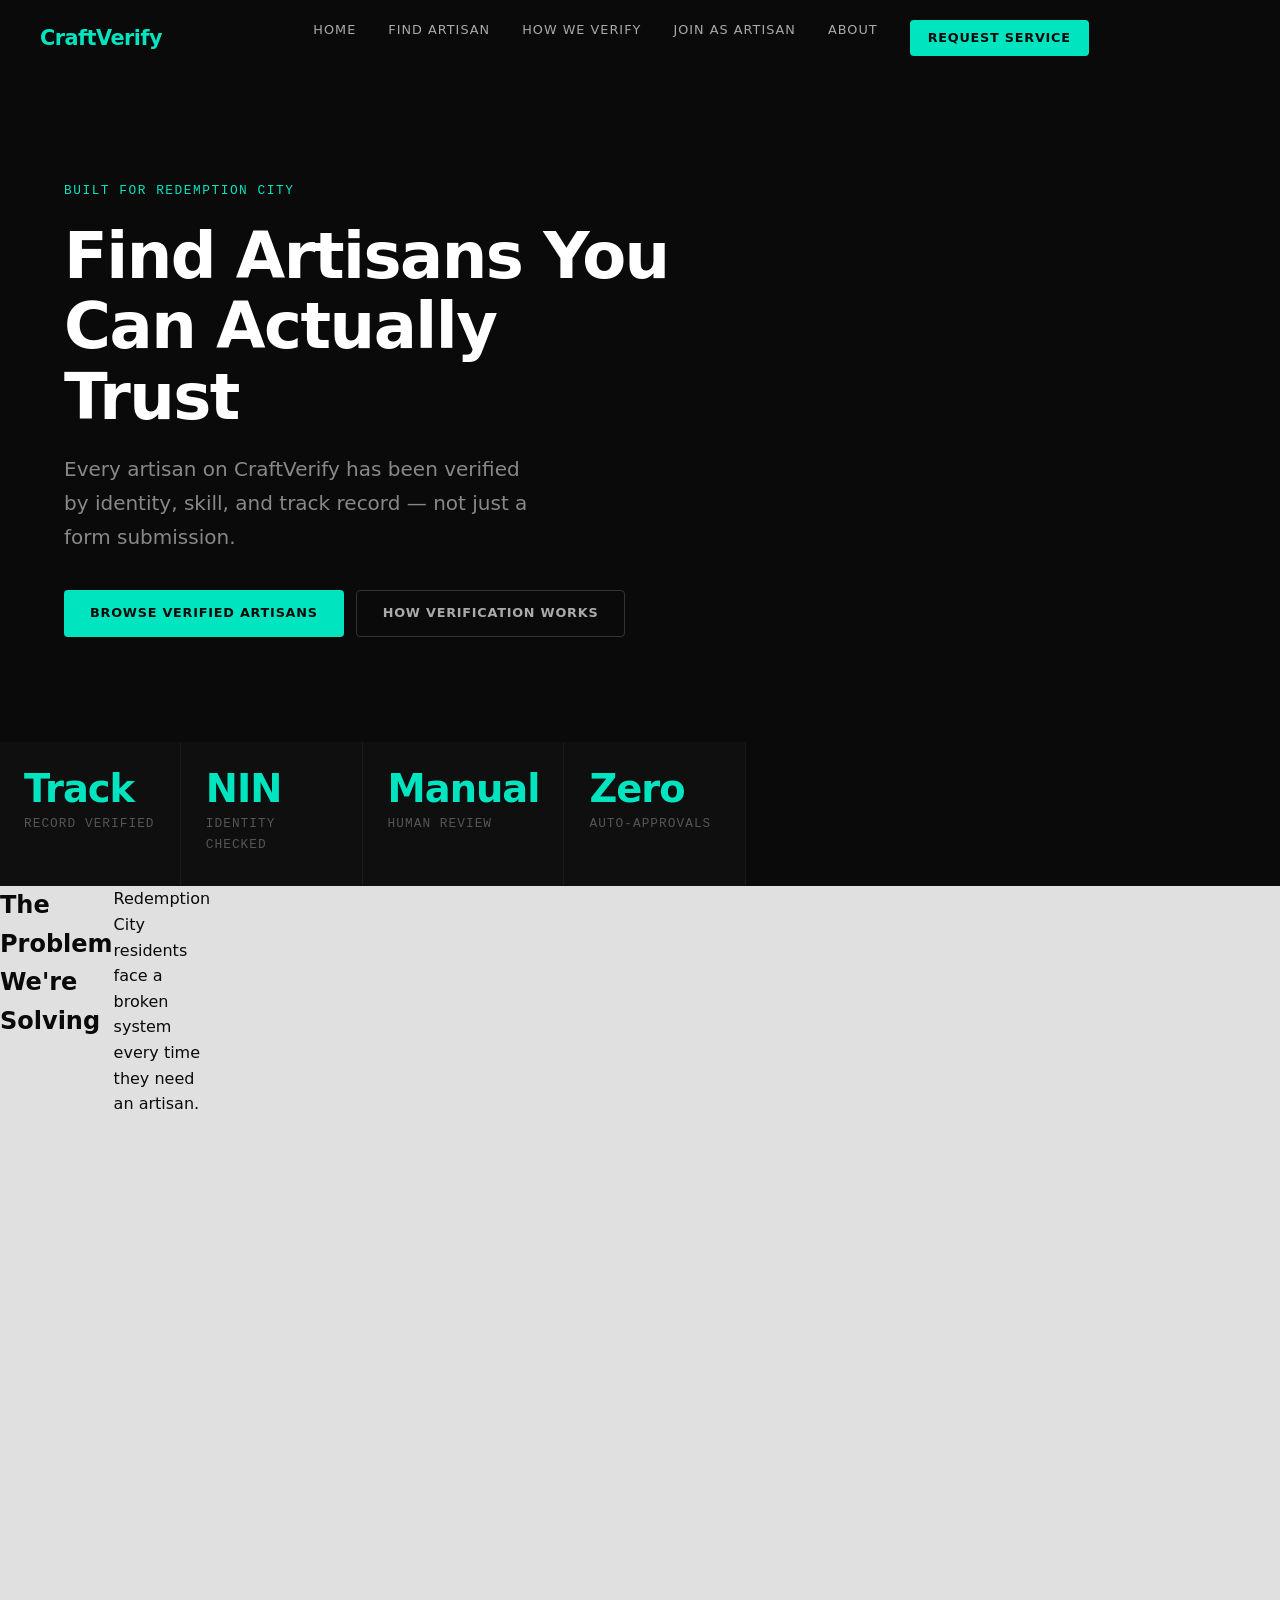
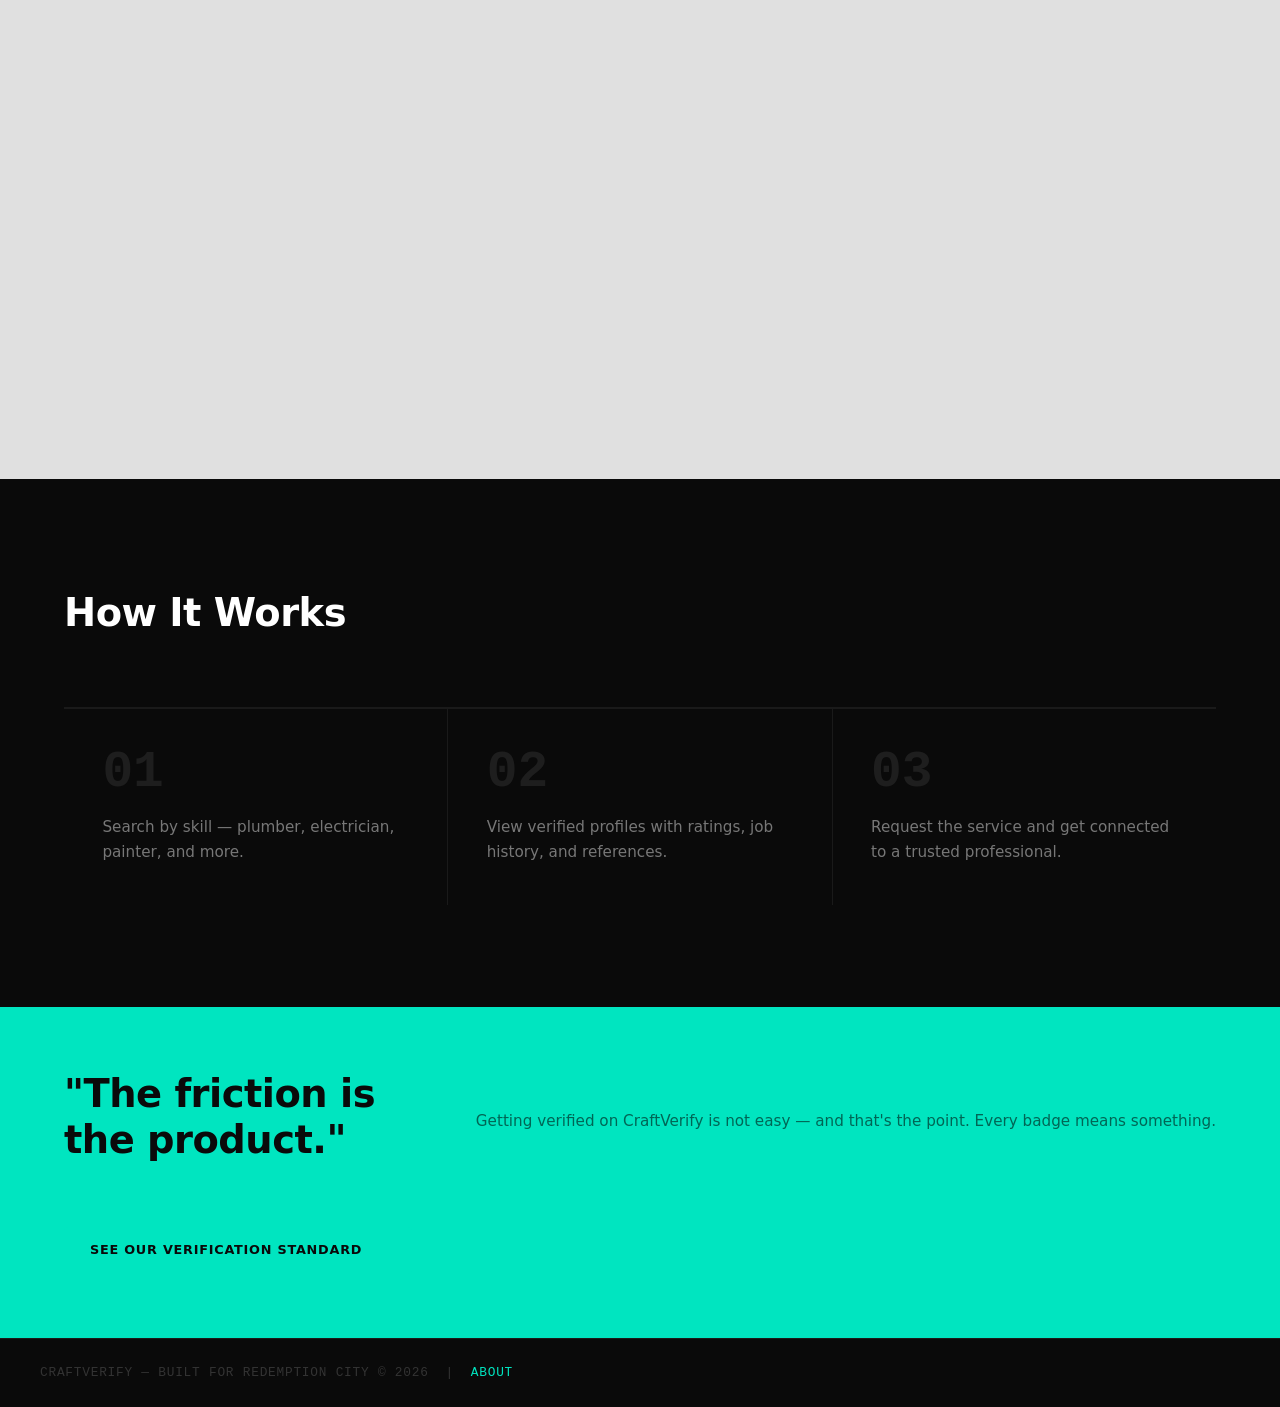
<file: index.html>
<!DOCTYPE html>
<html lang="en">
<head>
  <meta charset="UTF-8" />
  <meta name="viewport" content="width=device-width, initial-scale=1.0"/>
  <title>CraftVerify — Trusted Artisans in Redemption City</title>
  <link rel="stylesheet" href="style.css" />
</head>
<body>

  <nav>
    <div class="logo">CraftVerify</div>
    <div class="nav-links">
      <a href="index.html">Home</a>
      <a href="directory.html">Find Artisan</a>
      <a href="verify.html">How We Verify</a>
      <a href="join.html">Join as Artisan</a>
      <a href="about.html">About</a>
      <a href="request.html" class="nav-cta">Request Service</a>
    </div>
  </nav>

  <section class="hero">
    <div class="hero-text">
      <span class="hero-tag">Built for Redemption City</span>
      <h1>Find Artisans You Can Actually Trust</h1>
      <p>Every artisan on CraftVerify has been verified by identity, skill, and track record — not just a form submission.</p>
      <div class="hero-buttons">
        <a href="directory.html" class="btn">Browse Verified Artisans</a>
        <a href="verify.html" class="btn-outline">How Verification Works</a>
      </div>
    </div>
    <div class="hero-stats">
  <div class="stat">
    <h3>Track</h3>
    <p>Record Verified</p>
  </div>
  <div class="stat">
    <h3>NIN</h3>
    <p>Identity Checked</p>
  </div>
  <div class="stat">
    <h3>Manual</h3>
    <p>Human Review</p>
  </div>
  <div class="stat">
    <h3>Zero</h3>
    <p>Auto-Approvals</p>
  </div>
</div>
  </section>

  <section class="problem-section">
    <h2>The Problem We're Solving</h2>
    <p class="section-sub">Redemption City residents face a broken system every time they need an artisan.</p>
    <div class="problem-grid">
      <div class="problem-card">
        <span class="problem-icon">😤</span>
        <h3>No Accountability</h3>
        <p>Artisans disappear after bad jobs with no consequence and no record.</p>
      </div>
      <div class="problem-card">
        <span class="problem-icon">🔍</span>
        <h3>No Verification</h3>
        <p>Anyone can claim any skill. There's no way to know who is actually qualified.</p>
      </div>
      <div class="problem-card">
        <span class="problem-icon">📞</span>
        <h3>Word of Mouth Only</h3>
        <p>Finding help depends entirely on who you know — not who is actually best.</p>
      </div>
      <div class="problem-card">
        <span class="problem-icon">💸</span>
        <h3>Overcharging & Fraud</h3>
        <p>Without price transparency or track records, residents get exploited regularly.</p>
      </div>
    </div>
  </section>

  <section class="how-it-works">
    <h2>How It Works</h2>
    <div class="steps">
      <div class="step">
        <h3>01</h3>
        <p>Search by skill — plumber, electrician, painter, and more.</p>
      </div>
      <div class="step">
        <h3>02</h3>
        <p>View verified profiles with ratings, job history, and references.</p>
      </div>
      <div class="step">
        <h3>03</h3>
        <p>Request the service and get connected to a trusted professional.</p>
      </div>
    </div>
  </section>

  <section class="trust-banner">
    <h2>"The friction is the product."</h2>
    <p>Getting verified on CraftVerify is not easy — and that's the point. Every badge means something.</p>
    <a href="verify.html" class="btn">See Our Verification Standard</a>
  </section>

  <footer>
    <p>CraftVerify — Built for Redemption City © 2026 &nbsp;|&nbsp; <a href="about.html">About</a></p>
  </footer>

</body>
</html>
</file>
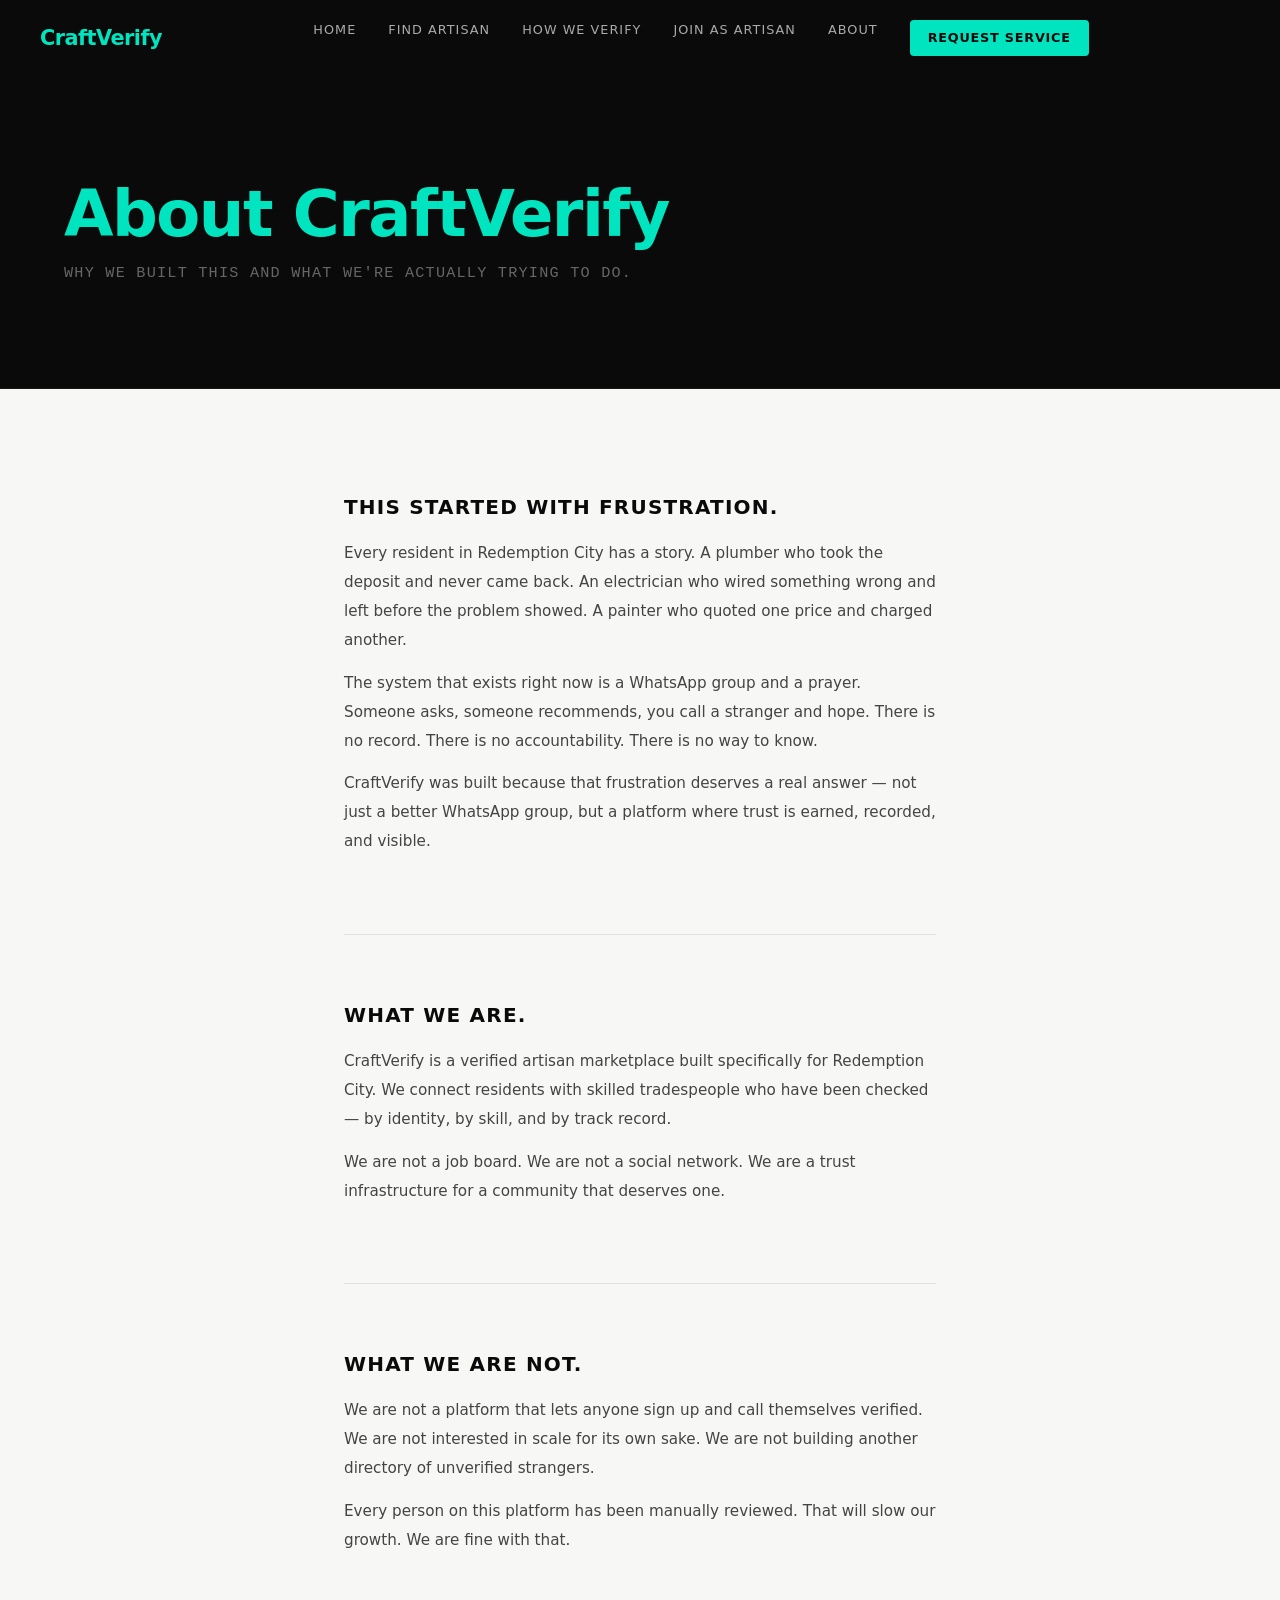
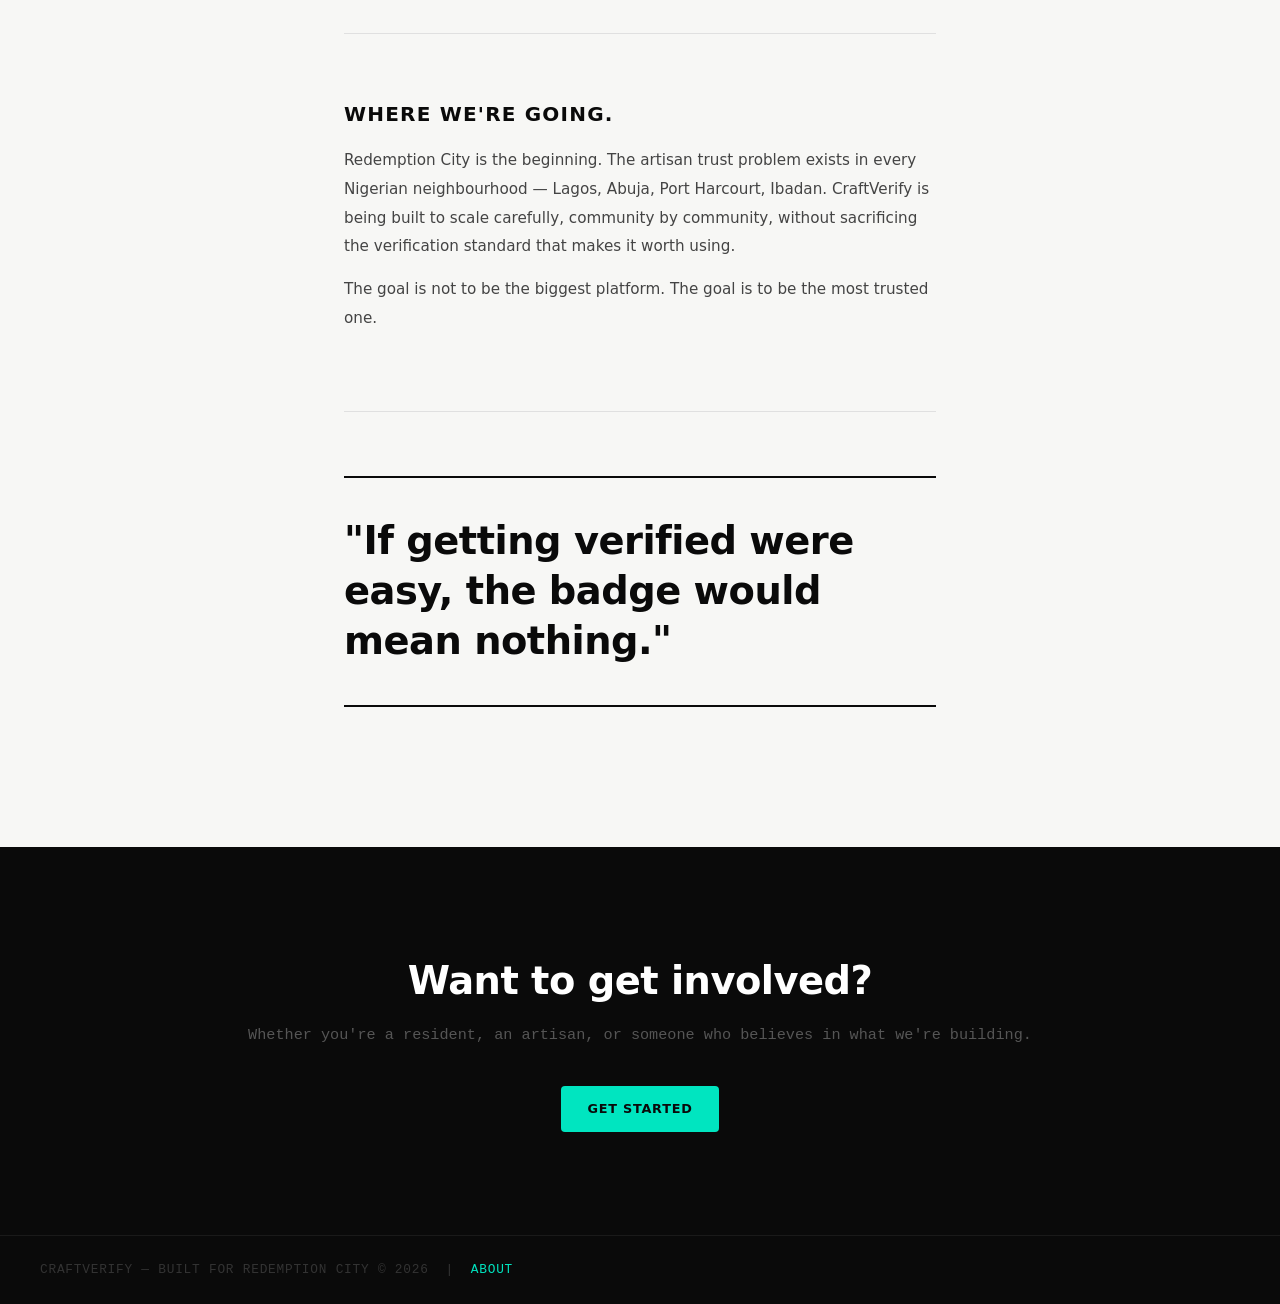
<file: about.html>
<!DOCTYPE html>
<html lang="en">
<head>
  <meta charset="UTF-8" />
  <meta name="viewport" content="width=device-width, initial-scale=1.0"/>
  <title>About — CraftVerify</title>
  <link rel="stylesheet" href="style.css" />
</head>
<body>

  <nav>
    <div class="logo">CraftVerify</div>
    <div class="nav-links">
      <a href="index.html">Home</a>
      <a href="directory.html">Find Artisan</a>
      <a href="verify.html">How We Verify</a>
      <a href="join.html">Join as Artisan</a>
      <a href="about.html">About</a>
      <a href="request.html" class="nav-cta">Request Service</a>
    </div>
  </nav>

  <div class="page-hero">
    <h1>About CraftVerify</h1>
    <p>Why we built this and what we're actually trying to do.</p>
  </div>

  <div class="about-body">

    <div class="about-block">
      <h2>This started with frustration.</h2>
      <p>Every resident in Redemption City has a story. A plumber who took the deposit and never came back. An electrician who wired something wrong and left before the problem showed. A painter who quoted one price and charged another.</p>
      <p>The system that exists right now is a WhatsApp group and a prayer. Someone asks, someone recommends, you call a stranger and hope. There is no record. There is no accountability. There is no way to know.</p>
      <p>CraftVerify was built because that frustration deserves a real answer — not just a better WhatsApp group, but a platform where trust is earned, recorded, and visible.</p>
    </div>

    <div class="about-block">
      <h2>What we are.</h2>
      <p>CraftVerify is a verified artisan marketplace built specifically for Redemption City. We connect residents with skilled tradespeople who have been checked — by identity, by skill, and by track record.</p>
      <p>We are not a job board. We are not a social network. We are a trust infrastructure for a community that deserves one.</p>
    </div>

    <div class="about-block">
      <h2>What we are not.</h2>
      <p>We are not a platform that lets anyone sign up and call themselves verified. We are not interested in scale for its own sake. We are not building another directory of unverified strangers.</p>
      <p>Every person on this platform has been manually reviewed. That will slow our growth. We are fine with that.</p>
    </div>

    <div class="about-block">
      <h2>Where we're going.</h2>
      <p>Redemption City is the beginning. The artisan trust problem exists in every Nigerian neighbourhood — Lagos, Abuja, Port Harcourt, Ibadan. CraftVerify is being built to scale carefully, community by community, without sacrificing the verification standard that makes it worth using.</p>
      <p>The goal is not to be the biggest platform. The goal is to be the most trusted one.</p>
    </div>

    <div class="about-quote">
      <p>"If getting verified were easy, the badge would mean nothing."</p>
    </div>

  </div>

  <div class="verify-cta">
    <h2>Want to get involved?</h2>
    <p>Whether you're a resident, an artisan, or someone who believes in what we're building.</p>
    <a href="request.html" class="btn">Get Started</a>
  </div>

  <footer>
    <p>CraftVerify — Built for Redemption City © 2026 &nbsp;|&nbsp; <a href="about.html">About</a></p>
  </footer>

</body>
</html>
</file>
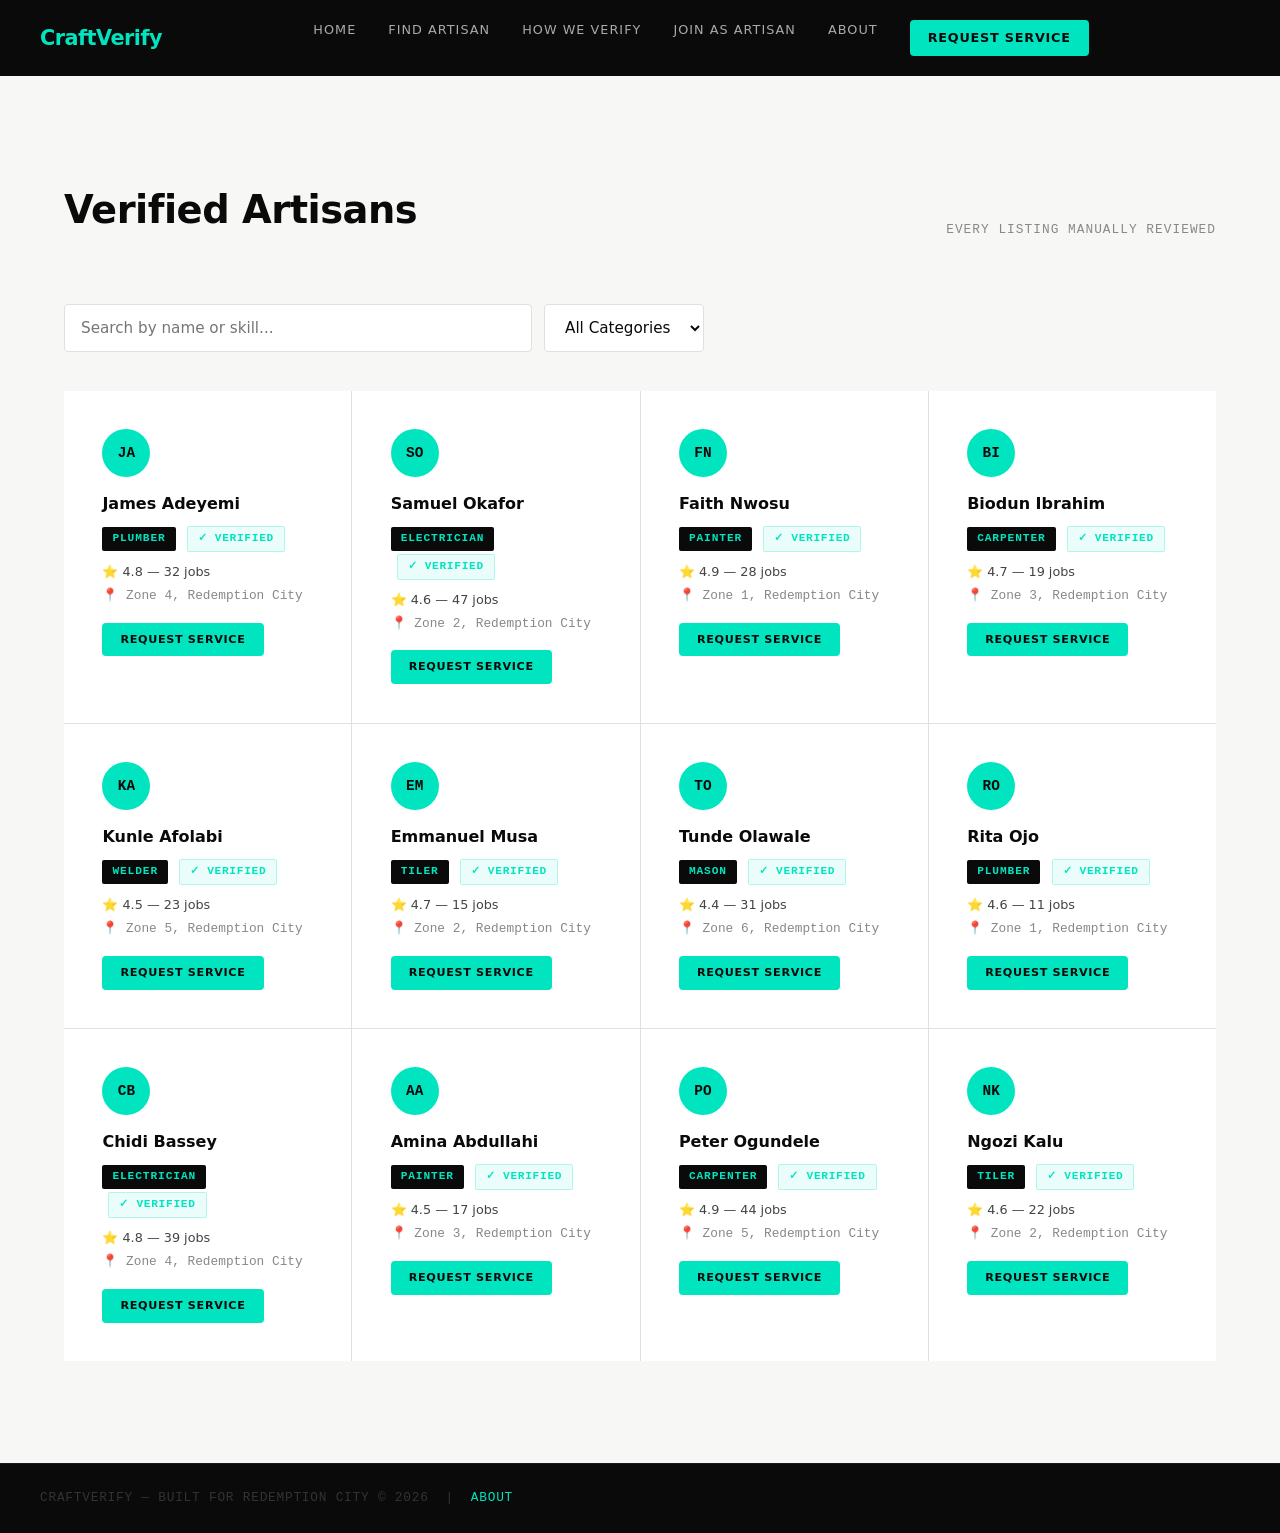
<file: directory.html>
<!DOCTYPE html>
<html lang="en">
<head>
  <meta charset="UTF-8" />
  <meta name="viewport" content="width=device-width, initial-scale=1.0"/>
  <title>Find Artisans — CraftVerify</title>
  <link rel="stylesheet" href="style.css" />
</head>
<body>

  <nav>
    <div class="logo">CraftVerify</div>
    <div class="nav-links">
      <a href="index.html">Home</a>
      <a href="directory.html">Find Artisan</a>
      <a href="verify.html">How We Verify</a>
      <a href="join.html">Join as Artisan</a>
      <a href="about.html">About</a>
      <a href="request.html" class="nav-cta">Request Service</a>
    </div>
  </nav>

  <section class="directory">
    <div class="directory-header">
      <h2>Verified Artisans</h2>
      <p>Every listing manually reviewed</p>
    </div>

    <div class="filter-bar">
      <input type="text" id="searchInput" placeholder="Search by name or skill..." onkeyup="filterArtisans()"/>
      <select id="categoryFilter" onchange="filterArtisans()">
        <option value="">All Categories</option>
        <option value="Plumber">Plumber</option>
        <option value="Electrician">Electrician</option>
        <option value="Painter">Painter</option>
        <option value="Carpenter">Carpenter</option>
        <option value="Welder">Welder</option>
        <option value="Tiler">Tiler</option>
        <option value="Mason">Mason</option>
      </select>
    </div>

    <div class="artisan-grid" id="artisanGrid">

      <div class="artisan-card" data-skill="Plumber">
        <div class="artisan-avatar">JA</div>
        <h3>James Adeyemi</h3>
        <span class="badge">Plumber</span>
        <span class="verified-badge">✓ Verified</span>
        <p class="rating">⭐ 4.8 — 32 jobs</p>
        <p class="location">📍 Zone 4, Redemption City</p>
        <a href="request.html" class="btn-small">Request Service</a>
      </div>

      <div class="artisan-card" data-skill="Electrician">
        <div class="artisan-avatar">SO</div>
        <h3>Samuel Okafor</h3>
        <span class="badge">Electrician</span>
        <span class="verified-badge">✓ Verified</span>
        <p class="rating">⭐ 4.6 — 47 jobs</p>
        <p class="location">📍 Zone 2, Redemption City</p>
        <a href="request.html" class="btn-small">Request Service</a>
      </div>

      <div class="artisan-card" data-skill="Painter">
        <div class="artisan-avatar">FN</div>
        <h3>Faith Nwosu</h3>
        <span class="badge">Painter</span>
        <span class="verified-badge">✓ Verified</span>
        <p class="rating">⭐ 4.9 — 28 jobs</p>
        <p class="location">📍 Zone 1, Redemption City</p>
        <a href="request.html" class="btn-small">Request Service</a>
      </div>

      <div class="artisan-card" data-skill="Carpenter">
        <div class="artisan-avatar">BI</div>
        <h3>Biodun Ibrahim</h3>
        <span class="badge">Carpenter</span>
        <span class="verified-badge">✓ Verified</span>
        <p class="rating">⭐ 4.7 — 19 jobs</p>
        <p class="location">📍 Zone 3, Redemption City</p>
        <a href="request.html" class="btn-small">Request Service</a>
      </div>

      <div class="artisan-card" data-skill="Welder">
        <div class="artisan-avatar">KA</div>
        <h3>Kunle Afolabi</h3>
        <span class="badge">Welder</span>
        <span class="verified-badge">✓ Verified</span>
        <p class="rating">⭐ 4.5 — 23 jobs</p>
        <p class="location">📍 Zone 5, Redemption City</p>
        <a href="request.html" class="btn-small">Request Service</a>
      </div>

      <div class="artisan-card" data-skill="Tiler">
        <div class="artisan-avatar">EM</div>
        <h3>Emmanuel Musa</h3>
        <span class="badge">Tiler</span>
        <span class="verified-badge">✓ Verified</span>
        <p class="rating">⭐ 4.7 — 15 jobs</p>
        <p class="location">📍 Zone 2, Redemption City</p>
        <a href="request.html" class="btn-small">Request Service</a>
      </div>

      <div class="artisan-card" data-skill="Mason">
        <div class="artisan-avatar">TO</div>
        <h3>Tunde Olawale</h3>
        <span class="badge">Mason</span>
        <span class="verified-badge">✓ Verified</span>
        <p class="rating">⭐ 4.4 — 31 jobs</p>
        <p class="location">📍 Zone 6, Redemption City</p>
        <a href="request.html" class="btn-small">Request Service</a>
      </div>

      <div class="artisan-card" data-skill="Plumber">
        <div class="artisan-avatar">RO</div>
        <h3>Rita Ojo</h3>
        <span class="badge">Plumber</span>
        <span class="verified-badge">✓ Verified</span>
        <p class="rating">⭐ 4.6 — 11 jobs</p>
        <p class="location">📍 Zone 1, Redemption City</p>
        <a href="request.html" class="btn-small">Request Service</a>
      </div>

      <div class="artisan-card" data-skill="Electrician">
        <div class="artisan-avatar">CB</div>
        <h3>Chidi Bassey</h3>
        <span class="badge">Electrician</span>
        <span class="verified-badge">✓ Verified</span>
        <p class="rating">⭐ 4.8 — 39 jobs</p>
        <p class="location">📍 Zone 4, Redemption City</p>
        <a href="request.html" class="btn-small">Request Service</a>
      </div>

      <div class="artisan-card" data-skill="Painter">
        <div class="artisan-avatar">AA</div>
        <h3>Amina Abdullahi</h3>
        <span class="badge">Painter</span>
        <span class="verified-badge">✓ Verified</span>
        <p class="rating">⭐ 4.5 — 17 jobs</p>
        <p class="location">📍 Zone 3, Redemption City</p>
        <a href="request.html" class="btn-small">Request Service</a>
      </div>

      <div class="artisan-card" data-skill="Carpenter">
        <div class="artisan-avatar">PO</div>
        <h3>Peter Ogundele</h3>
        <span class="badge">Carpenter</span>
        <span class="verified-badge">✓ Verified</span>
        <p class="rating">⭐ 4.9 — 44 jobs</p>
        <p class="location">📍 Zone 5, Redemption City</p>
        <a href="request.html" class="btn-small">Request Service</a>
      </div>

      <div class="artisan-card" data-skill="Tiler">
        <div class="artisan-avatar">NK</div>
        <h3>Ngozi Kalu</h3>
        <span class="badge">Tiler</span>
        <span class="verified-badge">✓ Verified</span>
        <p class="rating">⭐ 4.6 — 22 jobs</p>
        <p class="location">📍 Zone 2, Redemption City</p>
        <a href="request.html" class="btn-small">Request Service</a>
      </div>

    </div>
  </section>

  <footer>
    <p>CraftVerify — Built for Redemption City © 2026 &nbsp;|&nbsp; <a href="about.html">About</a></p>
  </footer>

  <script>
    function filterArtisans() {
      const search = document.getElementById('searchInput').value.toLowerCase();
      const category = document.getElementById('categoryFilter').value;
      const cards = document.querySelectorAll('.artisan-card');
      cards.forEach(card => {
        const name = card.querySelector('h3').textContent.toLowerCase();
        const skill = card.getAttribute('data-skill');
        const matchSearch = name.includes(search);
        const matchCategory = category === '' || skill === category;
        card.style.display = matchSearch && matchCategory ? 'block' : 'none';
      });
    }
  </script>

</body>
</html>
</file>
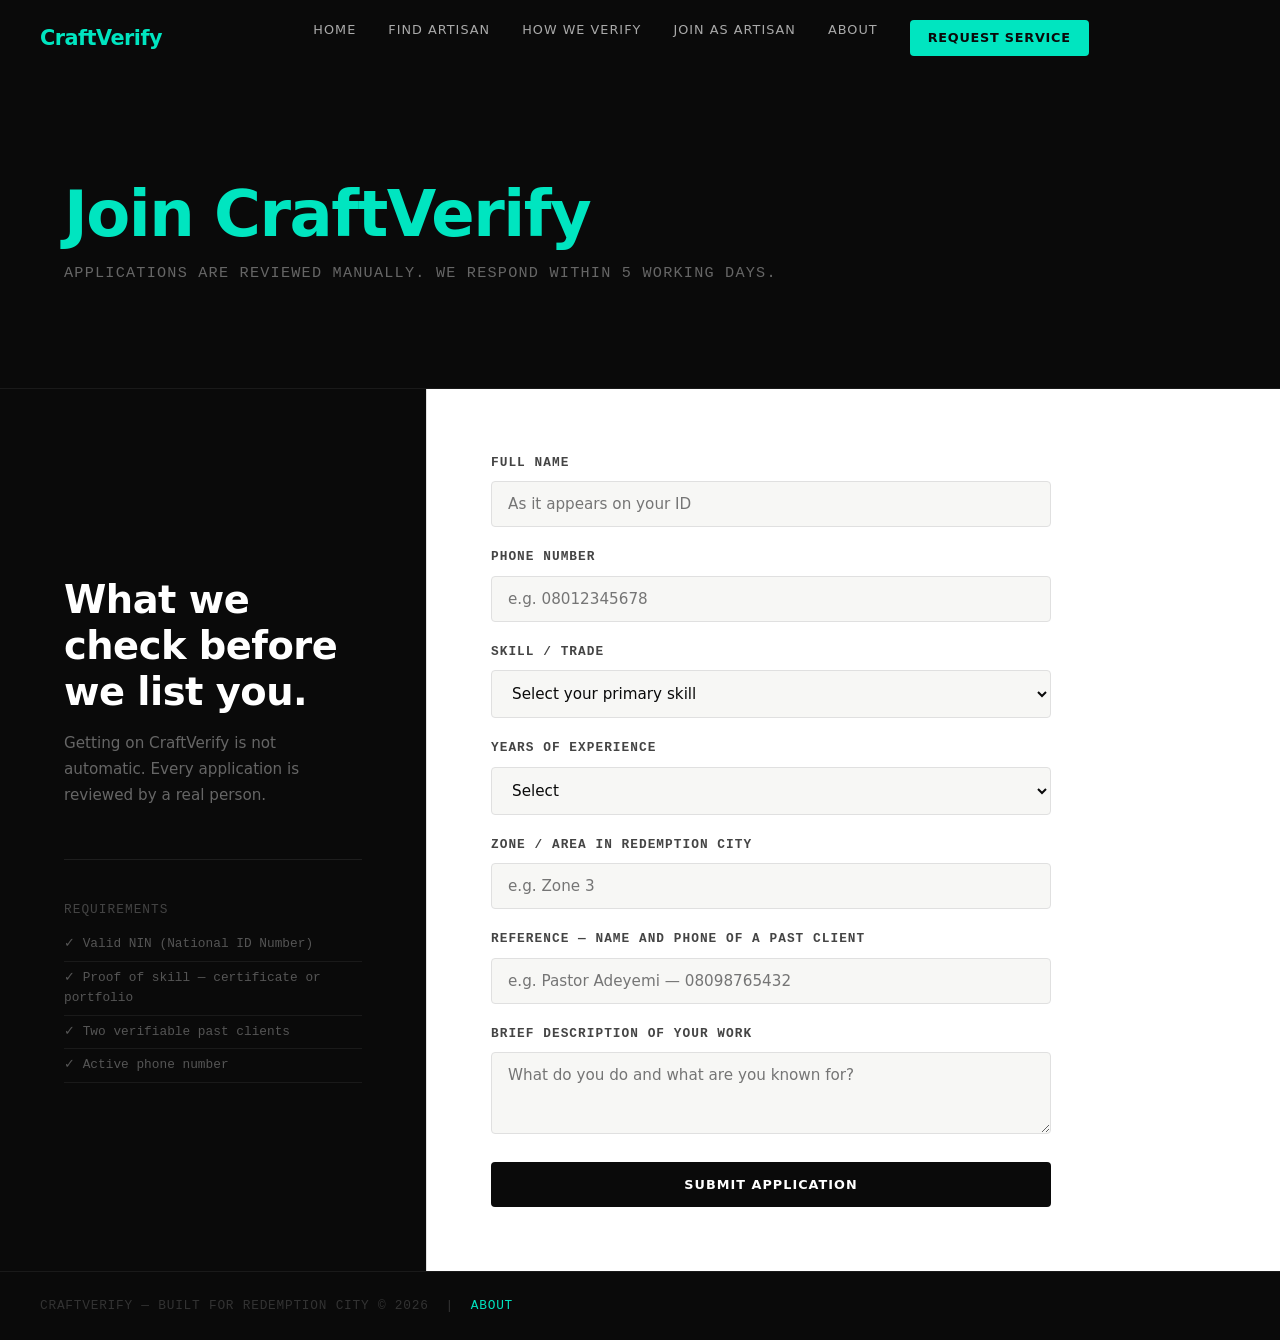
<file: join.html>
<!DOCTYPE html>
<html lang="en">
<head>
  <meta charset="UTF-8" />
  <meta name="viewport" content="width=device-width, initial-scale=1.0"/>
  <title>Join as Artisan — CraftVerify</title>
  <link rel="stylesheet" href="style.css" />
</head>
<body>

  <nav>
    <div class="logo">CraftVerify</div>
    <div class="nav-links">
      <a href="index.html">Home</a>
      <a href="directory.html">Find Artisan</a>
      <a href="verify.html">How We Verify</a>
      <a href="join.html">Join as Artisan</a>
      <a href="about.html">About</a>
      <a href="request.html" class="nav-cta">Request Service</a>
    </div>
  </nav>

  <div class="page-hero">
    <h1>Join CraftVerify</h1>
    <p>Applications are reviewed manually. We respond within 5 working days.</p>
  </div>

  <div class="join-section">

    <div class="join-left">
      <h2>What we check before we list you.</h2>
      <p>Getting on CraftVerify is not automatic. Every application is reviewed by a real person.</p>
      <div class="join-requirements">
        <p>Requirements</p>
        <span>✓ Valid NIN (National ID Number)</span>
        <span>✓ Proof of skill — certificate or portfolio</span>
        <span>✓ Two verifiable past clients</span>
        <span>✓ Active phone number</span>
      </div>
    </div>

    <div class="join-right">
      <div class="request-form" id="joinForm">
        <div class="form-group">
          <label>Full Name</label>
          <input type="text" id="fullname" placeholder="As it appears on your ID" />
        </div>
        <div class="form-group">
          <label>Phone Number</label>
          <input type="tel" id="phone" placeholder="e.g. 08012345678" />
        </div>
        <div class="form-group">
          <label>Skill / Trade</label>
          <select id="skill">
            <option value="">Select your primary skill</option>
            <option>Plumber</option>
            <option>Electrician</option>
            <option>Painter</option>
            <option>Carpenter</option>
            <option>Welder</option>
            <option>Tiler</option>
            <option>Mason</option>
            <option>Other</option>
          </select>
        </div>
        <div class="form-group">
          <label>Years of Experience</label>
          <select id="experience">
            <option value="">Select</option>
            <option>Less than 1 year</option>
            <option>1 - 3 years</option>
            <option>3 - 5 years</option>
            <option>5 - 10 years</option>
            <option>10+ years</option>
          </select>
        </div>
        <div class="form-group">
          <label>Zone / Area in Redemption City</label>
          <input type="text" id="zone" placeholder="e.g. Zone 3" />
        </div>
        <div class="form-group">
          <label>Reference — Name and Phone of a Past Client</label>
          <input type="text" id="reference" placeholder="e.g. Pastor Adeyemi — 08098765432" />
        </div>
        <div class="form-group">
          <label>Brief Description of Your Work</label>
          <textarea rows="3" id="description" placeholder="What do you do and what are you known for?"></textarea>
        </div>
        <button onclick="submitApplication()">Submit Application</button>
      </div>

      <div class="success-message" id="successMsg">
        <h3>Application Received.</h3>
        <p>We'll review your details and contact you within 5 working days. Only verified artisans get listed.</p>
      </div>
    </div>

  </div>

  <footer>
    <p>CraftVerify — Built for Redemption City © 2026 &nbsp;|&nbsp; <a href="about.html">About</a></p>
  </footer>

  <script>
    function submitApplication() {
      const fullname = document.getElementById('fullname').value;
      const phone = document.getElementById('phone').value;
      const skill = document.getElementById('skill').value;
      const zone = document.getElementById('zone').value;

      if (!fullname || !phone || !skill || !zone) {
        alert('Please fill in all required fields.');
        return;
      }

      document.getElementById('joinForm').style.display = 'none';
      document.getElementById('successMsg').style.display = 'block';
    }
  </script>

</body>
</html>
</file>
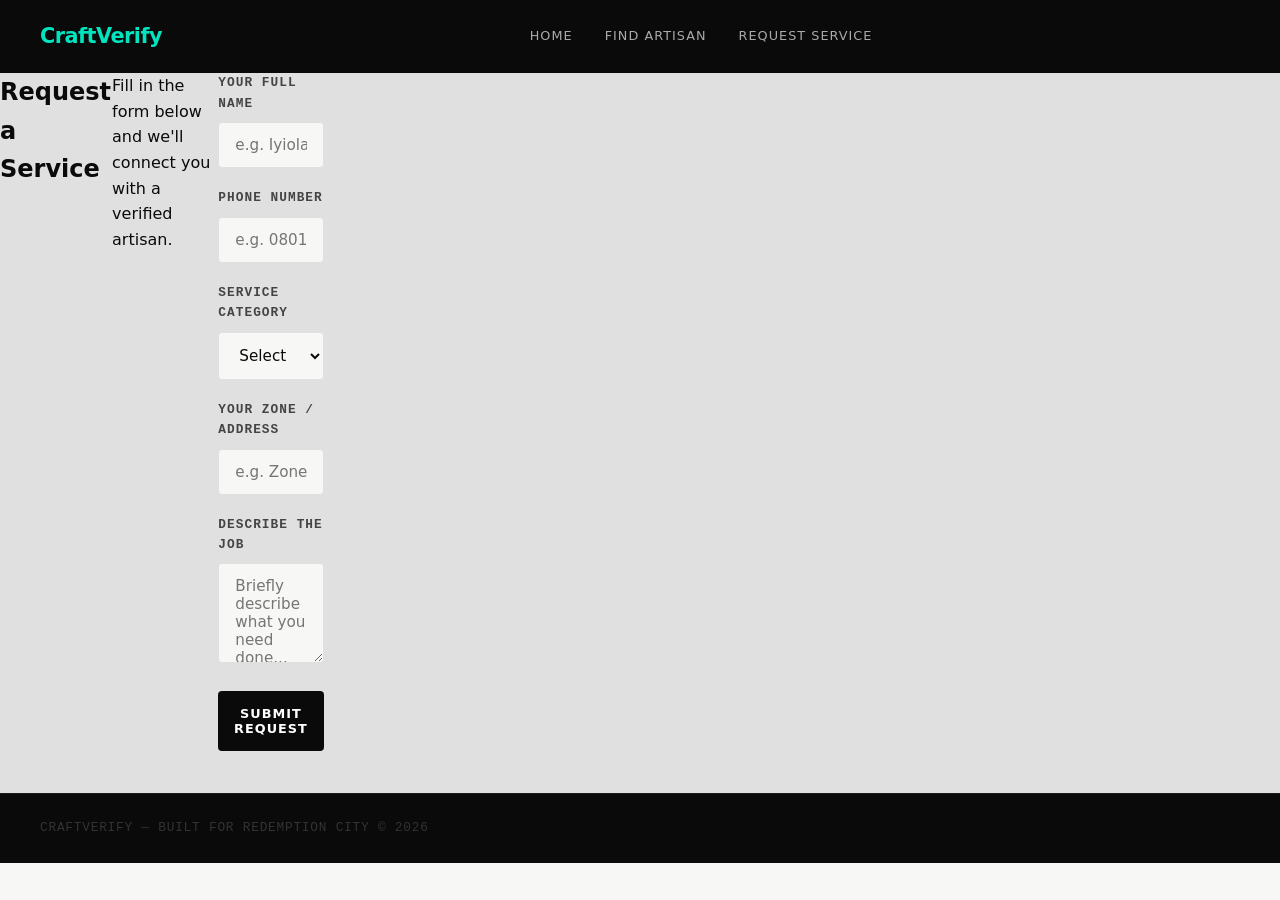
<file: request.html>
<!DOCTYPE html>
<html lang="en">
<head>
  <meta charset="UTF-8" />
  <meta name="viewport" content="width=device-width, initial-scale=1.0"/>
  <title>Request Service — CraftVerify</title>
  <link rel="stylesheet" href="style.css" />
</head>
<body>

  <nav>
    <div class="logo">CraftVerify</div>
    <div class="nav-links">
      <a href="index.html">Home</a>
      <a href="directory.html">Find Artisan</a>
      <a href="request.html">Request Service</a>
    </div>
  </nav>

  <section class="request-section">
    <h2>Request a Service</h2>
    <p class="subtitle">Fill in the form below and we'll connect you with a verified artisan.</p>

    <div class="request-form">
      <div class="form-group">
        <label>Your Full Name</label>
        <input type="text" placeholder="e.g. Iyiola Richard" />
      </div>
      <div class="form-group">
        <label>Phone Number</label>
        <input type="tel" placeholder="e.g. 08012345678" />
      </div>
      <div class="form-group">
        <label>Service Category</label>
        <select>
          <option value="">Select a category</option>
          <option>Plumber</option>
          <option>Electrician</option>
          <option>Painter</option>
          <option>Carpenter</option>
          <option>Welder</option>
        </select>
      </div>
      <div class="form-group">
        <label>Your Zone / Address</label>
        <input type="text" placeholder="e.g. Zone 3, Redemption City" />
      </div>
      <div class="form-group">
        <label>Describe the Job</label>
        <textarea rows="4" placeholder="Briefly describe what you need done..."></textarea>
      </div>
      <button onclick="submitRequest()">Submit Request</button>
    </div>
  </section>

  <footer>
    <p>CraftVerify — Built for Redemption City © 2026</p>
  </footer>

  <script>
    function submitRequest() {
      alert('Your request has been submitted! A verified artisan will contact you shortly.');
    }
  </script>

</body>
</html>
</file>
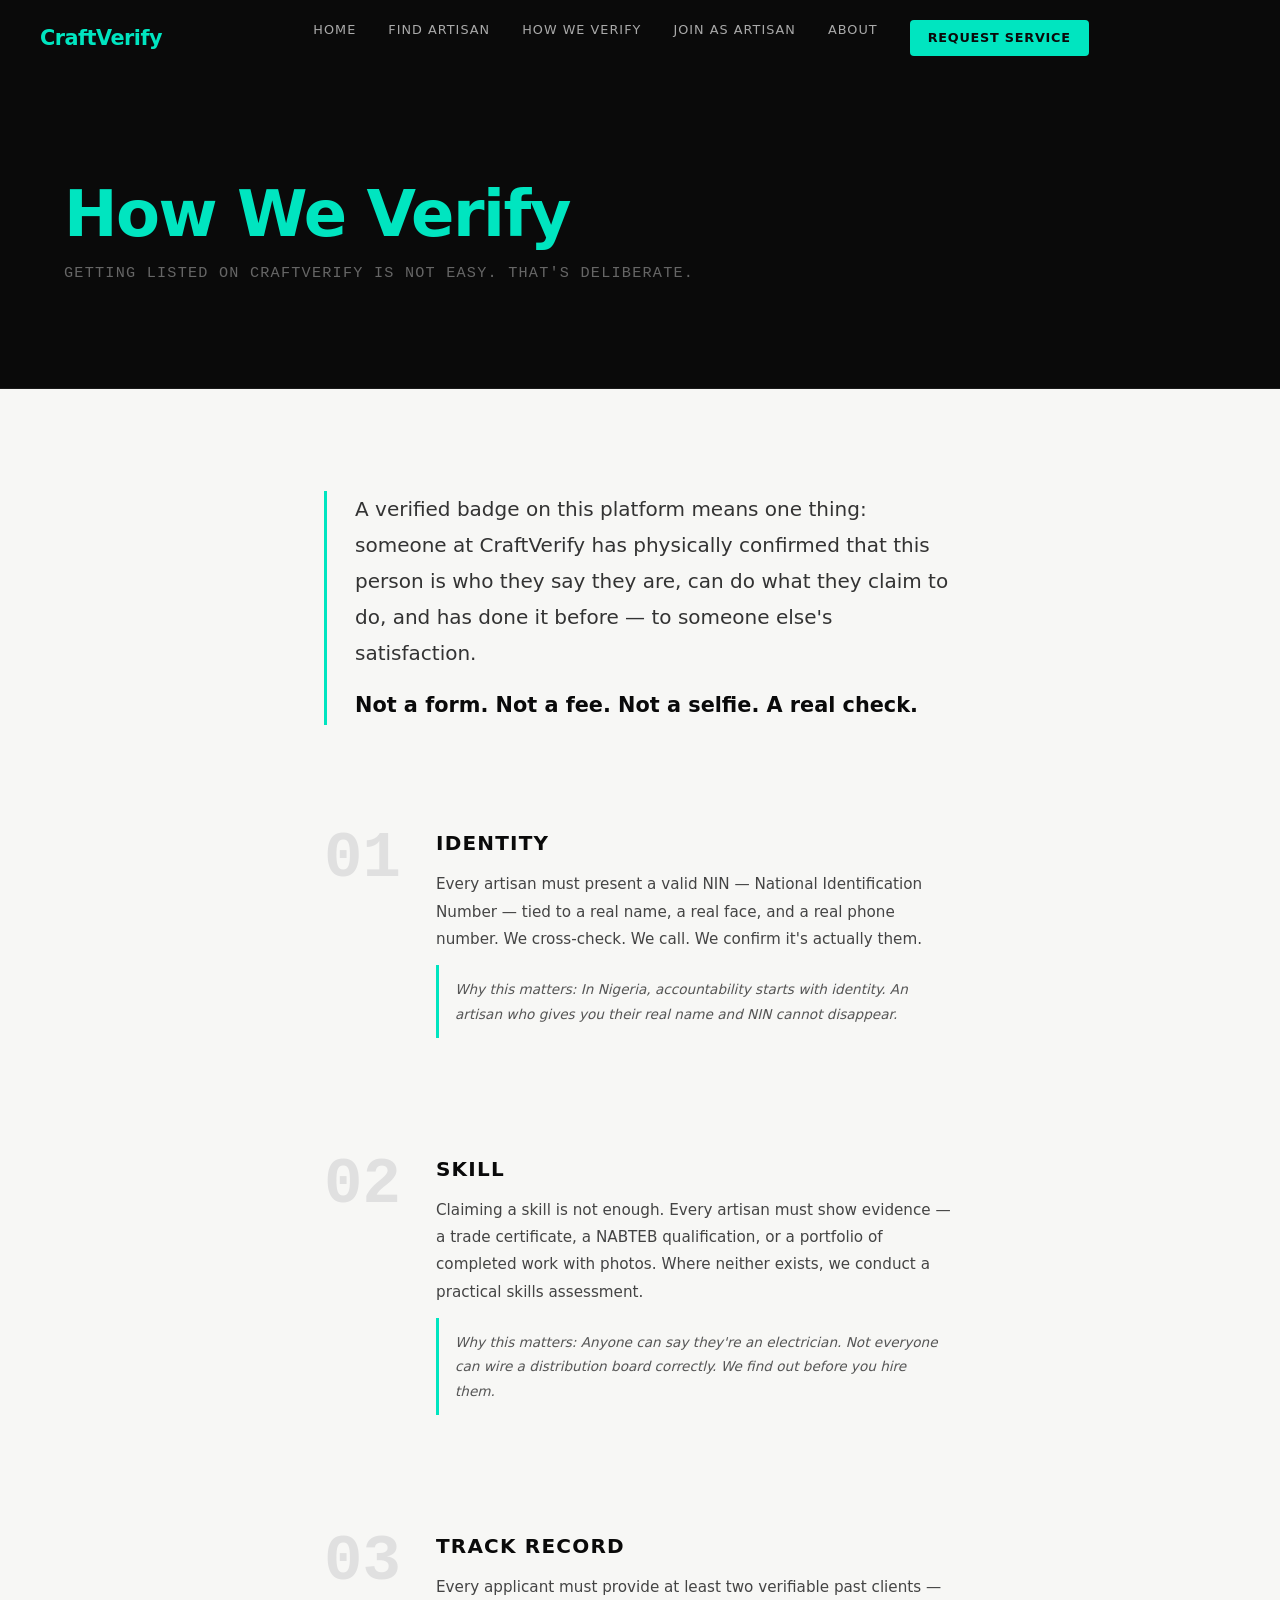
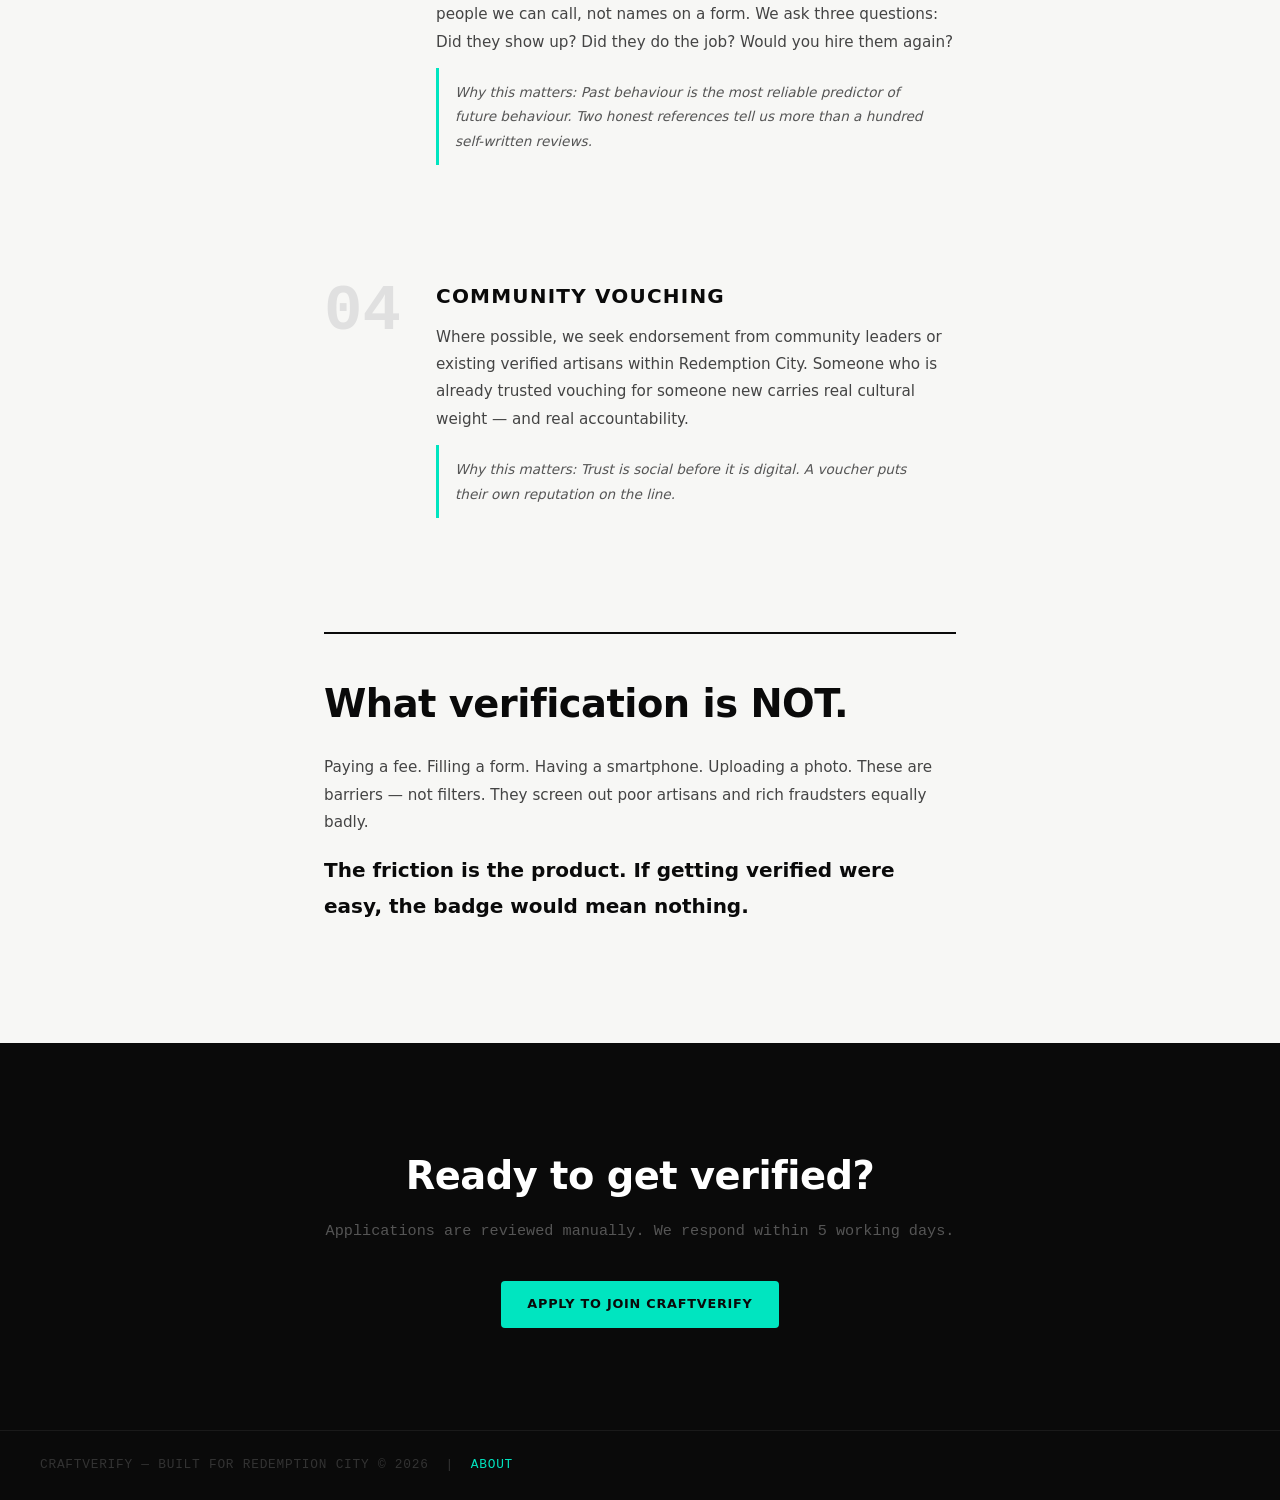
<file: verify.html>
<!DOCTYPE html>
<html lang="en">
<head>
  <meta charset="UTF-8" />
  <meta name="viewport" content="width=device-width, initial-scale=1.0"/>
  <title>How We Verify — CraftVerify</title>
  <link rel="stylesheet" href="style.css" />
</head>
<body>

  <nav>
    <div class="logo">CraftVerify</div>
    <div class="nav-links">
      <a href="index.html">Home</a>
      <a href="directory.html">Find Artisan</a>
      <a href="verify.html">How We Verify</a>
      <a href="join.html">Join as Artisan</a>
      <a href="about.html">About</a>
      <a href="request.html" class="nav-cta">Request Service</a>
    </div>
  </nav>

  <div class="page-hero">
    <h1>How We Verify</h1>
    <p>Getting listed on CraftVerify is not easy. That's deliberate.</p>
  </div>

  <div class="manifesto">

    <div class="manifesto-intro">
      <p>A verified badge on this platform means one thing: someone at CraftVerify has physically confirmed that this person is who they say they are, can do what they claim to do, and has done it before — to someone else's satisfaction.</p>
      <p>Not a form. Not a fee. Not a selfie. A real check.</p>
    </div>

    <div class="manifesto-item">
      <span class="manifesto-number">01</span>
      <div class="manifesto-content">
        <h2>Identity</h2>
        <p>Every artisan must present a valid NIN — National Identification Number — tied to a real name, a real face, and a real phone number. We cross-check. We call. We confirm it's actually them.</p>
        <p class="manifesto-note">Why this matters: In Nigeria, accountability starts with identity. An artisan who gives you their real name and NIN cannot disappear.</p>
      </div>
    </div>

    <div class="manifesto-item">
      <span class="manifesto-number">02</span>
      <div class="manifesto-content">
        <h2>Skill</h2>
        <p>Claiming a skill is not enough. Every artisan must show evidence — a trade certificate, a NABTEB qualification, or a portfolio of completed work with photos. Where neither exists, we conduct a practical skills assessment.</p>
        <p class="manifesto-note">Why this matters: Anyone can say they're an electrician. Not everyone can wire a distribution board correctly. We find out before you hire them.</p>
      </div>
    </div>

    <div class="manifesto-item">
      <span class="manifesto-number">03</span>
      <div class="manifesto-content">
        <h2>Track Record</h2>
        <p>Every applicant must provide at least two verifiable past clients — people we can call, not names on a form. We ask three questions: Did they show up? Did they do the job? Would you hire them again?</p>
        <p class="manifesto-note">Why this matters: Past behaviour is the most reliable predictor of future behaviour. Two honest references tell us more than a hundred self-written reviews.</p>
      </div>
    </div>

    <div class="manifesto-item">
      <span class="manifesto-number">04</span>
      <div class="manifesto-content">
        <h2>Community Vouching</h2>
        <p>Where possible, we seek endorsement from community leaders or existing verified artisans within Redemption City. Someone who is already trusted vouching for someone new carries real cultural weight — and real accountability.</p>
        <p class="manifesto-note">Why this matters: Trust is social before it is digital. A voucher puts their own reputation on the line.</p>
      </div>
    </div>

    <div class="manifesto-hard-truth">
      <h2>What verification is NOT.</h2>
      <p>Paying a fee. Filling a form. Having a smartphone. Uploading a photo. These are barriers — not filters. They screen out poor artisans and rich fraudsters equally badly.</p>
      <p>The friction is the product. If getting verified were easy, the badge would mean nothing.</p>
    </div>

  </div>

  <div class="verify-cta">
    <h2>Ready to get verified?</h2>
    <p>Applications are reviewed manually. We respond within 5 working days.</p>
    <a href="join.html" class="btn">Apply to Join CraftVerify</a>
  </div>

  <footer>
    <p>CraftVerify — Built for Redemption City © 2026 &nbsp;|&nbsp; <a href="about.html">About</a></p>
  </footer>

</body>
</html>
</file>
<file: style.css>
/* ============================================
   CRAFTVERIFY — PREMIUM VANILLA CSS SYSTEM
   ============================================ */

:root {
  --ink: #0a0a0a;
  --ink-soft: #444;
  --ink-muted: #888;
  --surface: #f7f7f5;
  --white: #ffffff;
  --accent: #00e5c0;
  --accent-dim: #00e5c015;
  --accent-border: #00e5c040;
  --line: #e0e0e0;

  --text-xl: clamp(2.2rem, 5vw, 4rem);
  --text-lg: clamp(1.6rem, 3vw, 2.4rem);
  --text-md: clamp(1rem, 2vw, 1.25rem);
  --text-sm: clamp(0.8rem, 1.5vw, 0.95rem);
  --text-xs: clamp(0.7rem, 1vw, 0.8rem);

  --space-xl: clamp(60px, 8vw, 120px);
  --space-lg: clamp(40px, 5vw, 80px);
  --space-md: clamp(24px, 3vw, 48px);
  --space-sm: clamp(12px, 2vw, 24px);
}

*, *::before, *::after {
  margin: 0;
  padding: 0;
  box-sizing: border-box;
}

html { scroll-behavior: smooth; }

body {
  font-family: 'Segoe UI', system-ui, sans-serif;
  background: var(--surface);
  color: var(--ink);
  line-height: 1.6;
  overflow-x: hidden;
}

/* ============================================
   NAV
   ============================================ */
nav {
  display: grid;
  grid-template-columns: auto 1fr auto;
  align-items: center;
  padding: 20px 40px;
  background: var(--ink);
  position: sticky;
  top: 0;
  z-index: 100;
}

.logo {
  font-size: 1.3rem;
  font-weight: 800;
  color: var(--accent);
  letter-spacing: -0.5px;
}

.nav-links {
  display: flex;
  justify-content: center;
  gap: 32px;
  flex-wrap: wrap;
}

.nav-links a {
  color: #aaa;
  text-decoration: none;
  font-size: var(--text-xs);
  letter-spacing: 0.08em;
  text-transform: uppercase;
  transition: color 0.2s;
}

.nav-links a:hover { color: var(--accent); }

.nav-cta {
  background: var(--accent) !important;
  color: var(--ink) !important;
  padding: 8px 18px;
  border-radius: 4px;
  font-weight: 700;
  font-size: var(--text-xs) !important;
  text-transform: uppercase !important;
  letter-spacing: 0.06em !important;
}

/* ============================================
   HERO — ASYMMETRIC GRID
   ============================================ */
.hero {
  display: grid;
  grid-template-columns: repeat(12, 1fr);
  grid-template-rows: auto auto;
  gap: 1px;
  background: var(--ink);
  min-height: 90vh;
}

.hero-text {
  grid-column: 1 / 8;
  grid-row: 1;
  background: var(--ink);
  color: var(--white);
  padding: var(--space-xl) var(--space-lg);
  display: flex;
  flex-direction: column;
  justify-content: center;
}

.hero-side {
  grid-column: 8 / 13;
  grid-row: 1 / 3;
  background: #111;
  padding: var(--space-lg);
  display: flex;
  flex-direction: column;
  justify-content: flex-end;
  border-left: 1px solid #1e1e1e;
}

.hero-stats {
  grid-column: 1 / 8;
  grid-row: 2;
  background: #0f0f0f;
  display: flex;
  gap: 1px;
}

.hero-tag {
  font-size: var(--text-xs);
  letter-spacing: 0.12em;
  text-transform: uppercase;
  color: var(--accent);
  margin-bottom: 20px;
  font-family: 'Courier New', monospace;
}

.hero-text h1 {
  font-size: var(--text-xl);
  line-height: 1.1;
  font-weight: 800;
  letter-spacing: -1.5px;
  margin-bottom: 20px;
}

.hero-text p {
  font-size: var(--text-md);
  color: #888;
  max-width: 480px;
  line-height: 1.7;
  margin-bottom: 36px;
}

.hero-buttons {
  display: flex;
  gap: 12px;
  flex-wrap: wrap;
}

.btn {
  background: var(--accent);
  color: var(--ink);
  padding: 13px 26px;
  border-radius: 4px;
  text-decoration: none;
  font-weight: 700;
  font-size: var(--text-xs);
  text-transform: uppercase;
  letter-spacing: 0.06em;
  display: inline-block;
  transition: background 0.2s, transform 0.15s;
}

.btn:hover {
  background: #00c9a8;
  transform: translateY(-1px);
}

.btn-outline {
  border: 1.5px solid #333;
  color: #aaa;
  padding: 12px 26px;
  border-radius: 4px;
  text-decoration: none;
  font-weight: 600;
  font-size: var(--text-xs);
  text-transform: uppercase;
  letter-spacing: 0.06em;
  display: inline-block;
  transition: border-color 0.2s, color 0.2s;
}

.btn-outline:hover {
  border-color: var(--accent);
  color: var(--accent);
}

.stat {
  flex: 1;
  padding: 28px 24px;
  background: #0f0f0f;
  border-right: 1px solid #1a1a1a;
}

.stat h3 {
  font-size: clamp(1.8rem, 3vw, 2.8rem);
  font-weight: 900;
  color: var(--accent);
  letter-spacing: -1px;
  line-height: 1;
}

.stat p {
  font-size: var(--text-xs);
  color: #555;
  text-transform: uppercase;
  letter-spacing: 0.08em;
  margin-top: 6px;
  font-family: 'Courier New', monospace;
}

.hero-side-label {
  font-size: var(--text-xs);
  text-transform: uppercase;
  letter-spacing: 0.1em;
  color: #444;
  font-family: 'Courier New', monospace;
  margin-bottom: 16px;
}

.hero-side-statement {
  font-size: clamp(1rem, 1.8vw, 1.3rem);
  color: #888;
  line-height: 1.7;
  border-top: 1px solid #1e1e1e;
  padding-top: 24px;
}

.hero-side-statement strong {
  color: var(--accent);
  font-weight: 700;
}

/* ============================================
   PROBLEM SECTION
   ============================================ */
.problem-section {
  display: grid;
  grid-template-columns: repeat(12, 1fr);
  gap: 1px;
  background: var(--line);
  overflow: hidden;
}

.problem-header {
  grid-column: 1 / 5;
  background: var(--white);
  padding: var(--space-lg);
  display: flex;
  flex-direction: column;
  justify-content: center;
}

.problem-header h2 {
  font-size: var(--text-lg);
  font-weight: 800;
  letter-spacing: -0.5px;
  line-height: 1.2;
  margin-bottom: 12px;
}

.problem-header p {
  font-size: var(--text-sm);
  color: var(--ink-soft);
  line-height: 1.7;
}

.problem-cards {
  grid-column: 5 / 13;
  display: grid;
  grid-template-columns: 1fr 1fr;
  gap: 1px;
  background: var(--line);
}

.problem-card {
  background: var(--white);
  padding: var(--space-md);
  opacity: 0;
  transform: translateY(20px);
  transition: opacity 0.5s ease, transform 0.5s ease;
}

.problem-card.visible {
  opacity: 1;
  transform: translateY(0);
}

.problem-icon {
  font-size: 1.6rem;
  display: block;
  margin-bottom: 14px;
}

.problem-card h3 {
  font-size: 0.95rem;
  font-weight: 700;
  margin-bottom: 8px;
  text-transform: uppercase;
  letter-spacing: 0.06em;
}

.problem-card p {
  font-size: var(--text-sm);
  color: var(--ink-soft);
  line-height: 1.7;
}

/* ============================================
   HOW IT WORKS
   ============================================ */
.how-it-works {
  padding: var(--space-xl) var(--space-lg);
  background: var(--ink);
  color: var(--white);
}

.how-it-works h2 {
  font-size: var(--text-lg);
  font-weight: 800;
  letter-spacing: -0.5px;
  margin-bottom: var(--space-lg);
}

.steps {
  display: grid;
  grid-template-columns: repeat(3, 1fr);
  gap: 1px;
  background: #1a1a1a;
}

.step {
  background: var(--ink);
  padding: var(--space-md);
  border-top: 2px solid #1a1a1a;
  transition: border-top-color 0.3s;
}

.step:hover { border-top-color: var(--accent); }

.step h3 {
  font-size: clamp(2rem, 4vw, 3.5rem);
  font-weight: 900;
  color: #1e1e1e;
  font-family: 'Courier New', monospace;
  margin-bottom: 16px;
  line-height: 1;
}

.step p {
  font-size: var(--text-sm);
  color: #777;
  line-height: 1.7;
}

/* ============================================
   TRUST BANNER
   ============================================ */
.trust-banner {
  display: grid;
  grid-template-columns: 1fr auto;
  align-items: center;
  gap: var(--space-lg);
  padding: var(--space-lg) var(--space-lg);
  background: var(--accent);
}

.trust-banner h2 {
  font-size: var(--text-lg);
  font-weight: 900;
  color: var(--ink);
  letter-spacing: -0.5px;
  line-height: 1.2;
}

.trust-banner p {
  color: #006655;
  font-size: var(--text-sm);
  margin-top: 8px;
}

.btn-dark {
  background: var(--ink);
  color: var(--white);
  padding: 14px 28px;
  border-radius: 4px;
  text-decoration: none;
  font-weight: 700;
  font-size: var(--text-xs);
  text-transform: uppercase;
  letter-spacing: 0.06em;
  white-space: nowrap;
  transition: background 0.2s;
}

.btn-dark:hover { background: #222; }

/* ============================================
   DIRECTORY
   ============================================ */
.directory {
  padding: var(--space-xl) var(--space-lg);
}

.directory-header {
  display: grid;
  grid-template-columns: 1fr auto;
  align-items: end;
  margin-bottom: var(--space-lg);
  gap: var(--space-md);
}

.directory-header h2 {
  font-size: var(--text-lg);
  font-weight: 800;
  letter-spacing: -0.5px;
}

.directory-header p {
  font-size: var(--text-xs);
  color: var(--ink-muted);
  font-family: 'Courier New', monospace;
  text-transform: uppercase;
  letter-spacing: 0.08em;
}

.filter-bar {
  display: grid;
  grid-template-columns: 1fr auto;
  gap: 12px;
  margin-bottom: var(--space-md);
  max-width: 640px;
}

.filter-bar input,
.filter-bar select {
  padding: 13px 16px;
  border: 1.5px solid var(--line);
  border-radius: 4px;
  font-size: var(--text-sm);
  background: var(--white);
  color: var(--ink);
  transition: border-color 0.2s;
  font-family: inherit;
}

.filter-bar input:focus,
.filter-bar select:focus {
  outline: none;
  border-color: var(--accent);
}

.artisan-grid {
  display: grid;
  grid-template-columns: repeat(auto-fill, minmax(260px, 1fr));
  gap: 1px;
  background: var(--line);
}

.artisan-card {
  background: var(--white);
  padding: var(--space-md);
  transition: opacity 0.35s ease, transform 0.35s ease;
}

.artisan-card.hidden {
  opacity: 0;
  transform: translateY(12px);
  pointer-events: none;
  position: absolute;
  visibility: hidden;
}

.artisan-card:hover {
  background: #fafafa;
}

.artisan-avatar {
  width: 48px;
  height: 48px;
  border-radius: 50%;
  background: var(--accent);
  color: var(--ink);
  font-weight: 800;
  font-size: 0.9rem;
  display: flex;
  align-items: center;
  justify-content: center;
  margin-bottom: 14px;
  font-family: 'Courier New', monospace;
}

.artisan-card h3 {
  font-size: 1rem;
  font-weight: 700;
  margin-bottom: 6px;
}

.badge {
  display: inline-block;
  background: var(--ink);
  color: var(--accent);
  padding: 3px 10px;
  border-radius: 2px;
  font-size: 0.7rem;
  font-weight: 700;
  text-transform: uppercase;
  letter-spacing: 0.08em;
  font-family: 'Courier New', monospace;
}

.verified-badge {
  display: inline-block;
  background: var(--accent-dim);
  color: var(--accent);
  border: 1px solid var(--accent-border);
  padding: 3px 10px;
  border-radius: 2px;
  font-size: 0.7rem;
  font-weight: 700;
  text-transform: uppercase;
  letter-spacing: 0.06em;
  margin-left: 6px;
  font-family: 'Courier New', monospace;
}

.rating {
  margin: 10px 0 4px;
  font-size: var(--text-xs);
  color: var(--ink-soft);
}

.location {
  font-size: var(--text-xs);
  color: var(--ink-muted);
  margin-bottom: 16px;
  font-family: 'Courier New', monospace;
}

.btn-small {
  background: var(--accent);
  color: var(--ink);
  padding: 8px 18px;
  border-radius: 4px;
  text-decoration: none;
  font-weight: 700;
  font-size: 0.7rem;
  text-transform: uppercase;
  letter-spacing: 0.06em;
  display: inline-block;
  transition: background 0.2s;
}

.btn-small:hover { background: #00c9a8; }

/* ============================================
   REQUEST FORM
   ============================================ */
.request-section {
  display: grid;
  grid-template-columns: repeat(12, 1fr);
  gap: 1px;
  background: var(--line);
  min-height: 80vh;
}

.request-left {
  grid-column: 1 / 5;
  background: var(--ink);
  color: var(--white);
  padding: var(--space-lg);
  display: flex;
  flex-direction: column;
  justify-content: center;
}

.request-left h2 {
  font-size: var(--text-lg);
  font-weight: 800;
  letter-spacing: -0.5px;
  margin-bottom: 16px;
  line-height: 1.2;
}

.request-left p {
  font-size: var(--text-sm);
  color: #666;
  line-height: 1.7;
}

.request-right {
  grid-column: 5 / 13;
  background: var(--white);
  padding: var(--space-lg);
  display: flex;
  align-items: center;
}

.request-form {
  width: 100%;
  max-width: 560px;
}

.form-group {
  margin-bottom: 20px;
}

.form-group label {
  display: block;
  font-size: var(--text-xs);
  font-weight: 700;
  text-transform: uppercase;
  letter-spacing: 0.08em;
  margin-bottom: 8px;
  font-family: 'Courier New', monospace;
  color: var(--ink-soft);
}

.form-group input,
.form-group select,
.form-group textarea {
  width: 100%;
  padding: 13px 16px;
  border: 1.5px solid var(--line);
  border-radius: 4px;
  font-size: var(--text-sm);
  font-family: inherit;
  color: var(--ink);
  background: var(--surface);
  transition: border-color 0.2s;
}

.form-group input:focus,
.form-group select:focus,
.form-group textarea:focus {
  outline: none;
  border-color: var(--accent);
  background: var(--white);
}

.request-form button {
  width: 100%;
  padding: 15px;
  background: var(--ink);
  color: var(--white);
  border: none;
  border-radius: 4px;
  font-size: var(--text-xs);
  font-weight: 700;
  text-transform: uppercase;
  letter-spacing: 0.08em;
  cursor: pointer;
  transition: background 0.2s;
  font-family: inherit;
}

.request-form button:hover { background: #222; }

.success-message {
  display: none;
  text-align: center;
  padding: var(--space-lg);
}

.success-message h3 {
  font-size: var(--text-md);
  font-weight: 800;
  margin-bottom: 12px;
  color: var(--accent);
}

.success-message p {
  color: var(--ink-soft);
  font-size: var(--text-sm);
}

/* ============================================
   MANIFESTO / VERIFY PAGE
   ============================================ */
.manifesto {
  max-width: 760px;
  margin: 0 auto;
  padding: var(--space-xl) var(--space-lg);
}

.manifesto-intro {
  border-left: 3px solid var(--accent);
  padding-left: 28px;
  margin-bottom: var(--space-xl);
}

.manifesto-intro p {
  font-size: var(--text-md);
  line-height: 1.8;
  color: #333;
  margin-bottom: 16px;
}

.manifesto-intro p:last-child {
  font-weight: 800;
  color: var(--ink);
  font-size: clamp(1.1rem, 2vw, 1.3rem);
}

.manifesto-item {
  display: grid;
  grid-template-columns: 80px 1fr;
  gap: 32px;
  margin-bottom: var(--space-xl);
  align-items: flex-start;
}

.manifesto-number {
  font-size: clamp(3rem, 5vw, 5rem);
  font-weight: 900;
  color: #e0e0e0;
  line-height: 1;
  font-family: 'Courier New', monospace;
}

.manifesto-content h2 {
  font-size: var(--text-md);
  font-weight: 800;
  margin-bottom: 12px;
  text-transform: uppercase;
  letter-spacing: 0.06em;
}

.manifesto-content p {
  font-size: var(--text-sm);
  line-height: 1.8;
  color: var(--ink-soft);
  margin-bottom: 12px;
}

.manifesto-note {
  background: var(--surface);
  border-left: 3px solid var(--accent);
  padding: 12px 16px;
  font-size: 0.85rem !important;
  color: #555 !important;
  font-style: italic;
}

.manifesto-hard-truth {
  border-top: 2px solid var(--ink);
  padding-top: var(--space-md);
  margin-top: var(--space-sm);
}

.manifesto-hard-truth h2 {
  font-size: var(--text-lg);
  font-weight: 900;
  margin-bottom: 20px;
  letter-spacing: -0.5px;
}

.manifesto-hard-truth p {
  font-size: var(--text-sm);
  line-height: 1.8;
  color: var(--ink-soft);
  margin-bottom: 16px;
}

.manifesto-hard-truth p:last-child {
  font-weight: 800;
  color: var(--ink);
  font-size: var(--text-md);
}

/* ============================================
   ABOUT PAGE
   ============================================ */
.about-body {
  max-width: 720px;
  margin: 0 auto;
  padding: var(--space-xl) var(--space-lg);
}

.about-block {
  margin-bottom: var(--space-lg);
  padding-bottom: var(--space-lg);
  border-bottom: 1px solid var(--line);
}

.about-block:last-of-type { border-bottom: none; }

.about-block h2 {
  font-size: var(--text-md);
  font-weight: 800;
  margin-bottom: 16px;
  text-transform: uppercase;
  letter-spacing: 0.06em;
}

.about-block p {
  font-size: var(--text-sm);
  line-height: 1.9;
  color: var(--ink-soft);
  margin-bottom: 14px;
}

.about-quote {
  border-top: 2px solid var(--ink);
  border-bottom: 2px solid var(--ink);
  padding: var(--space-md) 0;
  margin: var(--space-md) 0;
}

.about-quote p {
  font-size: var(--text-lg);
  font-weight: 800;
  color: var(--ink);
  letter-spacing: -0.5px;
  line-height: 1.3;
}

/* ============================================
   PAGE HERO
   ============================================ */
.page-hero {
  background: var(--ink);
  color: var(--white);
  padding: var(--space-xl) var(--space-lg);
  border-bottom: 1px solid #1a1a1a;
}

.page-hero h1 {
  font-size: var(--text-xl);
  font-weight: 900;
  color: var(--accent);
  letter-spacing: -1.5px;
  line-height: 1.1;
  margin-bottom: 12px;
}

.page-hero p {
  color: #666;
  font-size: var(--text-sm);
  font-family: 'Courier New', monospace;
  text-transform: uppercase;
  letter-spacing: 0.08em;
}

/* ============================================
   VERIFY CTA
   ============================================ */
.verify-cta {
  background: var(--ink);
  color: var(--white);
  text-align: center;
  padding: var(--space-xl) var(--space-lg);
}

.verify-cta h2 {
  font-size: var(--text-lg);
  font-weight: 800;
  margin-bottom: 12px;
  letter-spacing: -0.5px;
}

.verify-cta p {
  color: #555;
  margin-bottom: var(--space-md);
  font-size: var(--text-sm);
  font-family: 'Courier New', monospace;
}

/* ============================================
   FOOTER
   ============================================ */
footer {
  display: grid;
  grid-template-columns: 1fr auto;
  align-items: center;
  padding: 24px 40px;
  background: var(--ink);
  border-top: 1px solid #1a1a1a;
}

footer p {
  color: #333;
  font-size: var(--text-xs);
  font-family: 'Courier New', monospace;
  text-transform: uppercase;
  letter-spacing: 0.06em;
}

footer a {
  color: var(--accent);
  text-decoration: none;
}

/* ============================================
   JOIN PAGE
   ============================================ */
.join-section {
  display: grid;
  grid-template-columns: repeat(12, 1fr);
  gap: 1px;
  background: var(--line);
  min-height: 80vh;
}

.join-left {
  grid-column: 1 / 5;
  background: var(--ink);
  color: var(--white);
  padding: var(--space-lg);
  display: flex;
  flex-direction: column;
  justify-content: center;
}

.join-left h2 {
  font-size: var(--text-lg);
  font-weight: 800;
  letter-spacing: -0.5px;
  margin-bottom: 16px;
  line-height: 1.2;
}

.join-left p {
  font-size: var(--text-sm);
  color: #666;
  line-height: 1.7;
  margin-bottom: 12px;
}

.join-requirements {
  margin-top: var(--space-md);
  border-top: 1px solid #1e1e1e;
  padding-top: var(--space-md);
}

.join-requirements p {
  font-size: var(--text-xs) !important;
  font-family: 'Courier New', monospace;
  text-transform: uppercase;
  letter-spacing: 0.08em;
  color: #444 !important;
  margin-bottom: 8px !important;
}

.join-requirements span {
  display: block;
  font-size: var(--text-xs);
  color: #555;
  font-family: 'Courier New', monospace;
  padding: 6px 0;
  border-bottom: 1px solid #1a1a1a;
}

.join-right {
  grid-column: 5 / 13;
  background: var(--white);
  padding: var(--space-lg);
  display: flex;
  align-items: center;
}

/* ============================================
   SCROLL ANIMATIONS
   ============================================ */
.fade-in {
  opacity: 0;
  transform: translateY(24px);
  transition: opacity 0.6s ease, transform 0.6s ease;
}

.fade-in.visible {
  opacity: 1;
  transform: translateY(0);
}

/* ============================================
   RESPONSIVE
   ============================================ */
@media (max-width: 768px) {
  nav {
    grid-template-columns: 1fr;
    gap: 16px;
    padding: 20px;
  }

  .nav-links { justify-content: flex-start; gap: 16px; }

  .hero {
    grid-template-columns: 1fr;
    min-height: auto;
  }

  .hero-text { grid-column: 1; grid-row: 1; }
  .hero-side { grid-column: 1; grid-row: 3; }
  .hero-stats { grid-column: 1; grid-row: 2; }

  .problem-section { grid-template-columns: 1fr; }
  .problem-header { grid-column: 1; }
  .problem-cards { grid-column: 1; grid-template-columns: 1fr; }

  .steps { grid-template-columns: 1fr; }

  .trust-banner {
    grid-template-columns: 1fr;
    text-align: center;
  }

  .request-section { grid-template-columns: 1fr; }
  .request-left { grid-column: 1; }
  .request-right { grid-column: 1; }

  .join-section { grid-template-columns: 1fr; }
  .join-left { grid-column: 1; }
  .join-right { grid-column: 1; }

  .manifesto-item { grid-template-columns: 48px 1fr; gap: 16px; }
  .filter-bar { grid-template-columns: 1fr; }

  footer { grid-template-columns: 1fr; gap: 8px; }
}
</file>
